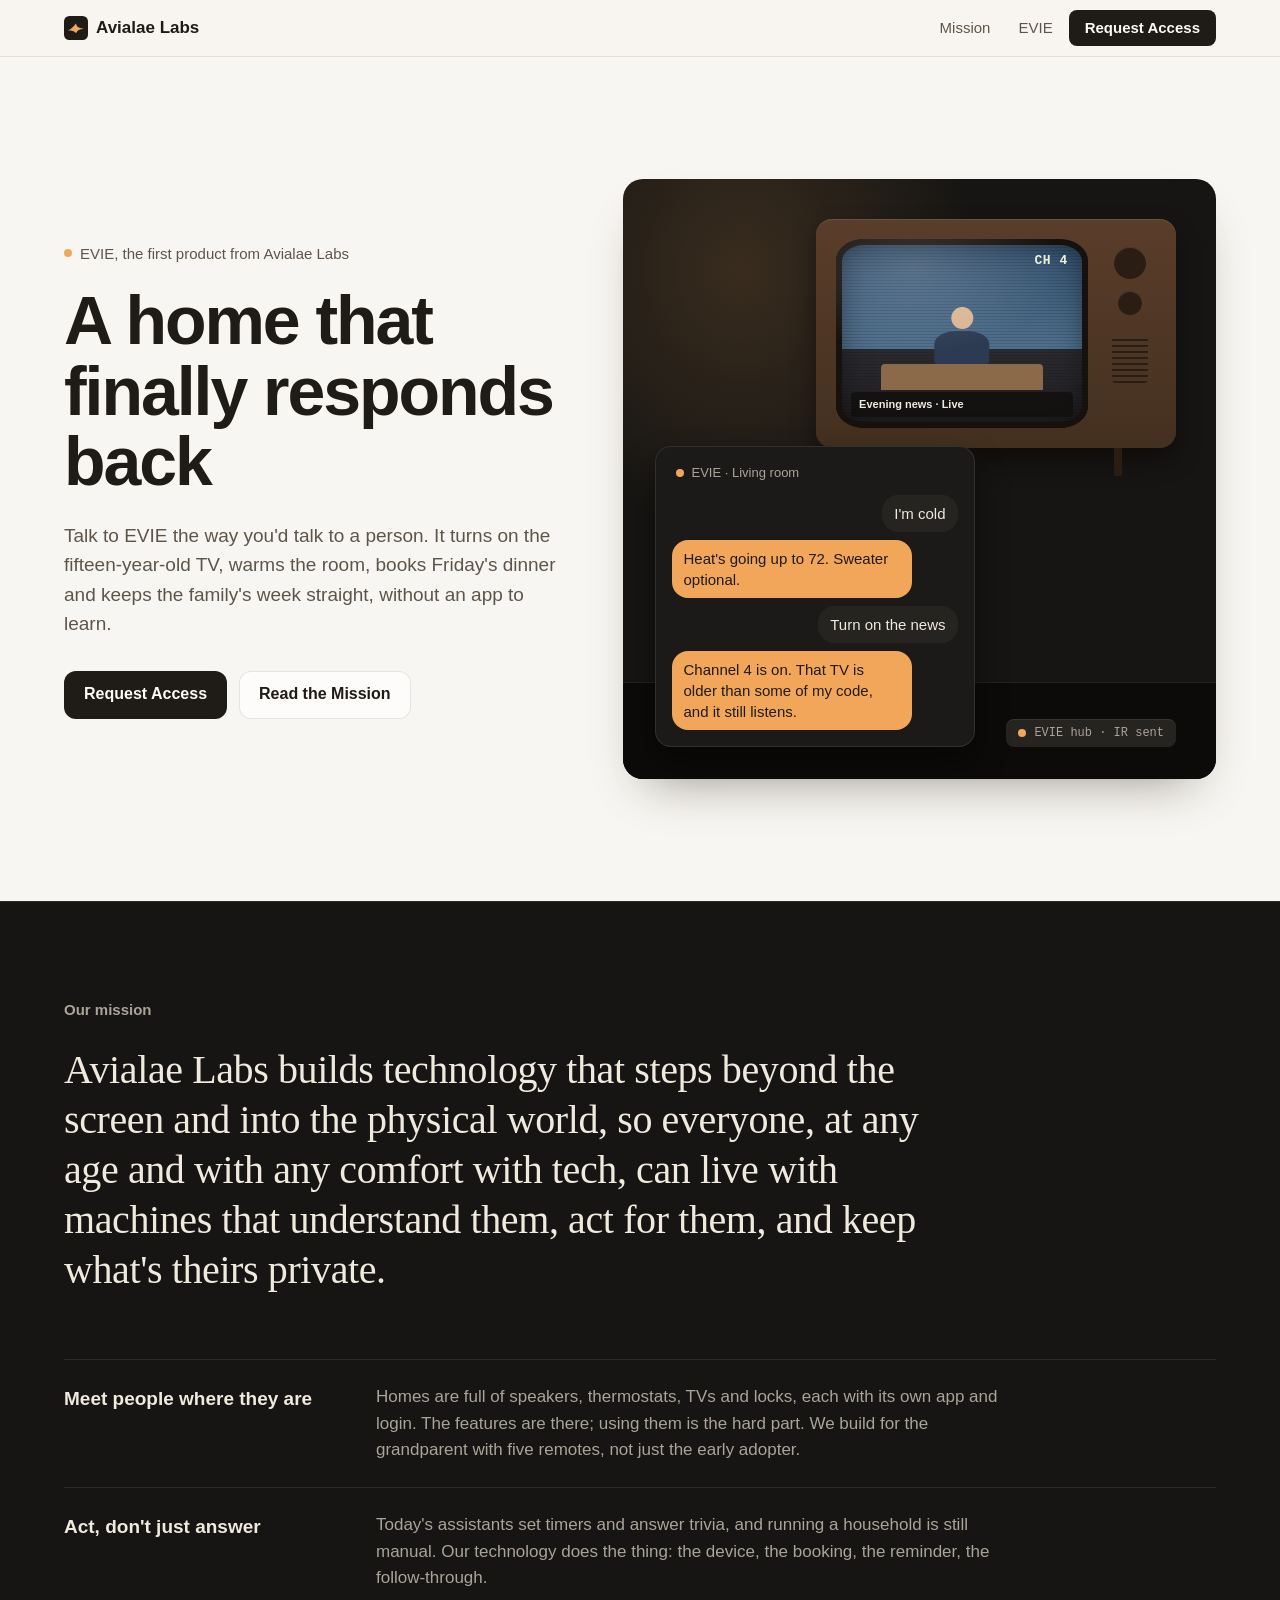
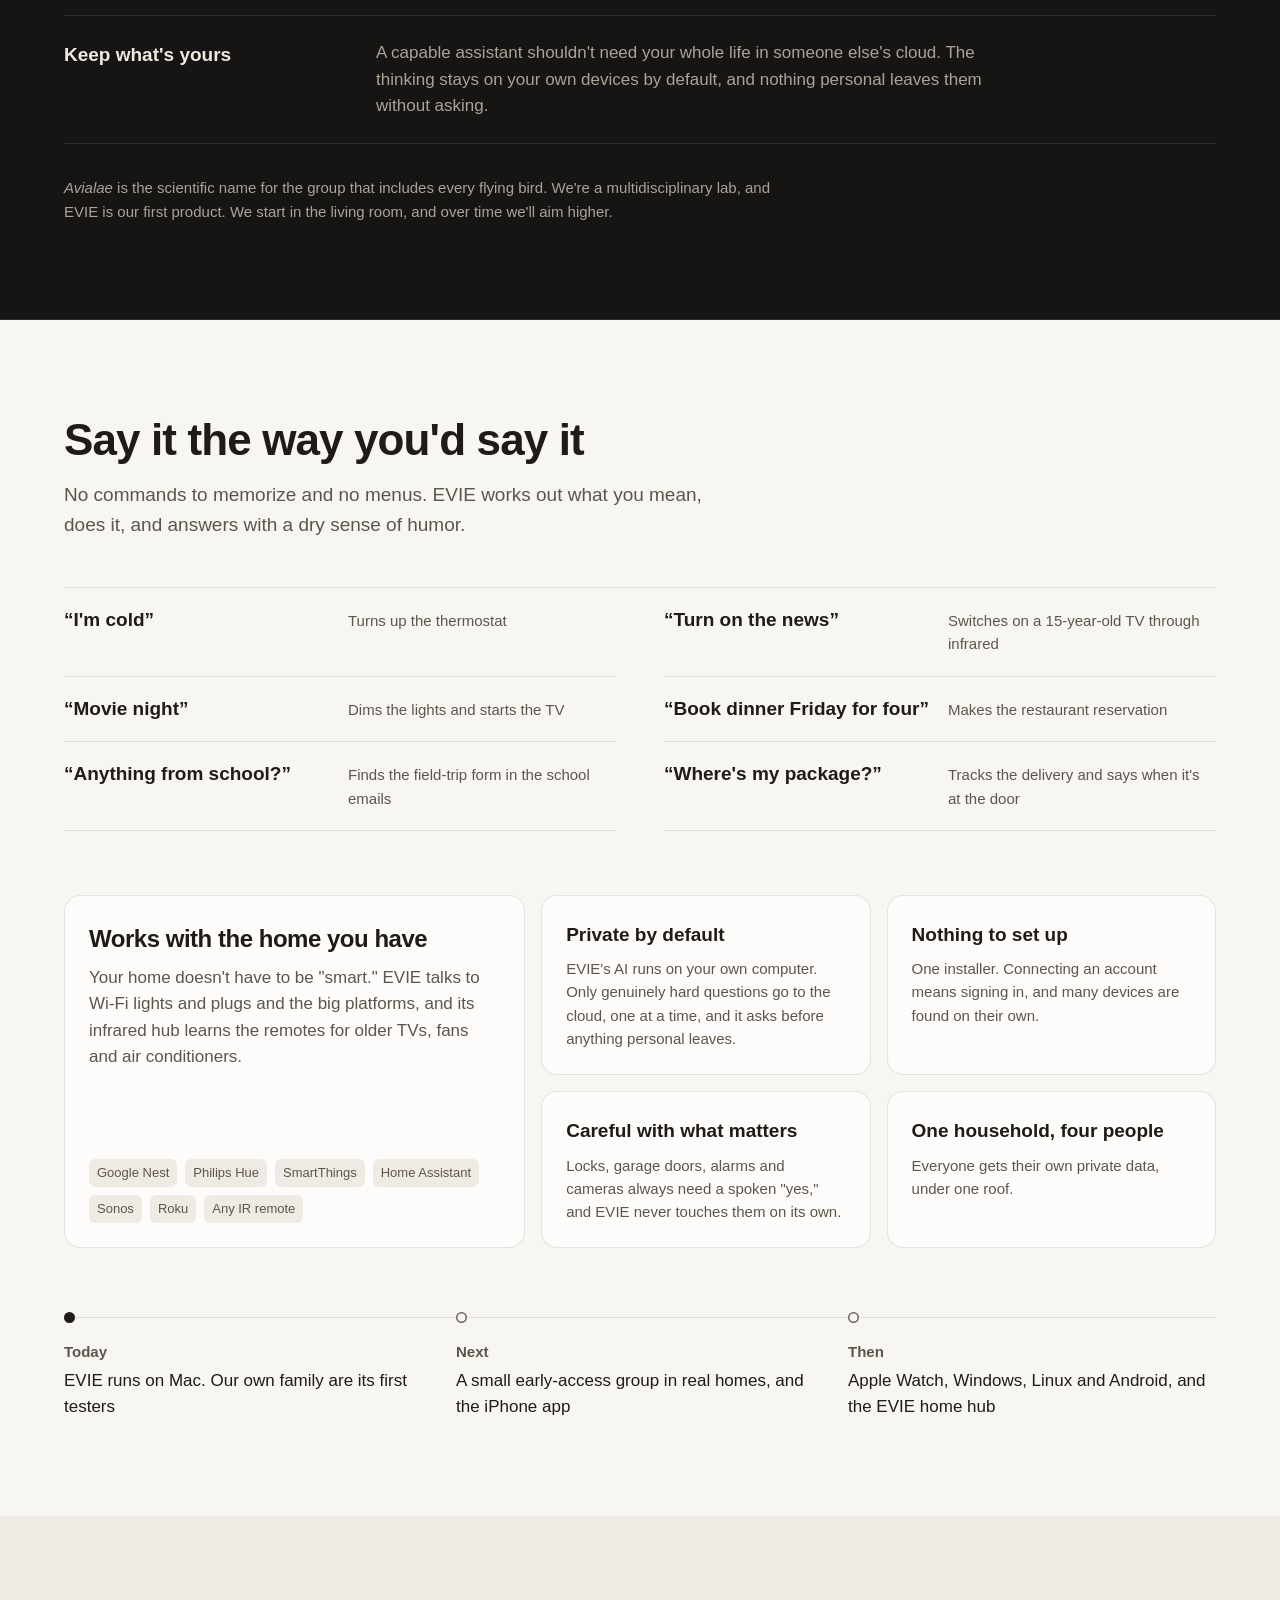
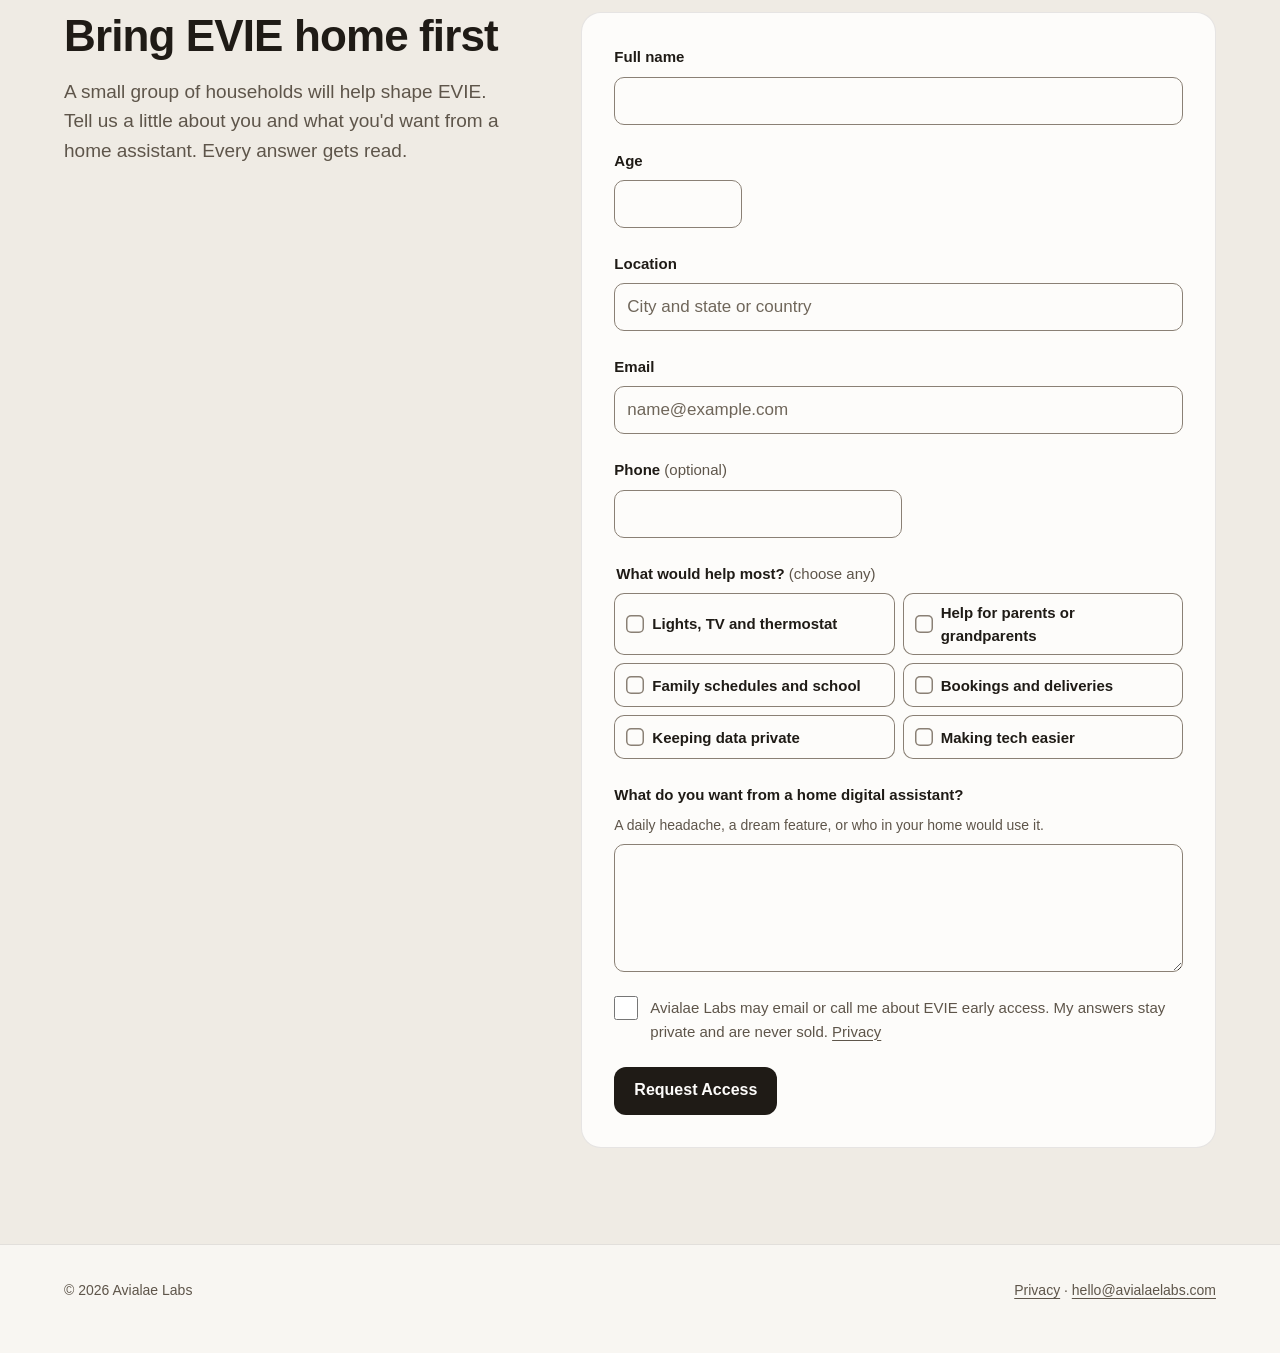
<file: index.html>
<!doctype html>
<html lang="en">
<head>
<meta charset="utf-8">
<meta name="viewport" content="width=device-width, initial-scale=1, viewport-fit=cover">
<meta http-equiv="Content-Security-Policy" content="default-src 'none'; script-src 'self'; style-src 'self'; img-src 'self' data:; connect-src https://api.avialaelabs.com http://127.0.0.1:8092; base-uri 'none'; form-action 'none'; manifest-src 'self'">
<meta name="referrer" content="no-referrer">
<meta name="color-scheme" content="light dark">
<meta name="theme-color" content="#f8f6f2" media="(prefers-color-scheme: light)">
<meta name="theme-color" content="#161513" media="(prefers-color-scheme: dark)">
<title>Avialae Labs · EVIE</title>
<meta name="description" content="Avialae Labs builds technology that steps off the screen and into the physical world. Our first product, EVIE, is a home assistant you just talk to. Request early access.">
<meta property="og:title" content="Avialae Labs · EVIE">
<meta property="og:description" content="A home that finally responds back. Request early access to EVIE.">
<meta property="og:type" content="website">
<meta property="og:url" content="https://avialaelabs.com/">
<link rel="icon" href="favicon.svg" type="image/svg+xml">
<link rel="stylesheet" href="styles.css">
<script src="app.js" defer></script>
</head>
<body>
<a class="skip" href="#main">Skip to content</a>

<header class="top">
  <div class="wrap">
    <a class="brand" href="#top" aria-label="Avialae Labs, top of page">
      <svg viewBox="0 0 64 64" aria-hidden="true"><rect width="64" height="64" rx="14" fill="#1f1b16"/><path d="M10 38c8-2 14-8 22-18 2 8 5 12 22 14-12 1-18 4-22 12-5-6-11-8-22-8z" fill="#f2a65a"/></svg>
      Avialae Labs
    </a>
    <nav class="links" aria-label="Main">
      <a href="#mission">Mission</a>
      <a href="#evie">EVIE</a>
      <a class="btn small" href="#join">Request Access</a>
    </nav>
  </div>
</header>

<main id="main">
  <section class="hero" id="top">
    <div class="wrap">
      <div>
        <p class="kicker"><span class="light" aria-hidden="true"></span>EVIE, the first product from Avialae Labs</p>
        <h1>A home that finally responds back</h1>
        <p class="lede">Talk to EVIE the way you'd talk to a person. It turns on the fifteen-year-old TV, warms the room, books Friday's dinner and keeps the family's week straight, without an app to learn.</p>
        <div class="cta">
          <a class="btn" href="#join">Request Access</a>
          <a class="btn secondary" href="#mission">Read the Mission</a>
        </div>
      </div>

      <div class="room" role="img" aria-label="A living room at night. An old wood-cased TV is showing the Channel 4 evening news, and a small EVIE hub with an amber light sits below it. In the chat, you say you're cold and EVIE turns the heat up to 72, then you ask for the news and EVIE switches the TV to channel 4.">
        <div class="tv" aria-hidden="true">
          <div class="tv-body">
            <div class="screen">
              <span class="channel">CH 4</span>
              <span class="anchor"></span>
              <span class="desk"></span>
              <span class="lower">Evening news · Live</span>
            </div>
            <div class="knobs"><i></i><i></i><b></b></div>
          </div>
          <div class="tv-legs"><i></i><i></i></div>
        </div>
        <div class="hub" aria-hidden="true"><span class="light"></span>EVIE hub · IR sent</div>
        <div class="chat" aria-hidden="true">
          <div class="head"><span class="light"></span>EVIE · Living room</div>
          <p class="msg you">I'm cold</p>
          <p class="msg evie">Heat's going up to 72. Sweater optional.</p>
          <p class="msg you">Turn on the news</p>
          <p class="msg evie">Channel 4 is on. That TV is older than some of my code, and it still listens.</p>
        </div>
      </div>
    </div>
  </section>

  <section class="mission" id="mission">
    <div class="wrap">
      <h2 class="label">Our mission</h2>
      <blockquote>
        Avialae Labs builds technology that steps beyond the screen and into the physical world, so everyone, at any age and with any comfort with tech, can live with machines that understand them, act for them, and keep what's theirs private.
      </blockquote>
      <dl class="beliefs">
        <div>
          <dt>Meet people where they are</dt>
          <dd>Homes are full of speakers, thermostats, TVs and locks, each with its own app and login. The features are there; using them is the hard part. We build for the grandparent with five remotes, not just the early adopter.</dd>
        </div>
        <div>
          <dt>Act, don't just answer</dt>
          <dd>Today's assistants set timers and answer trivia, and running a household is still manual. Our technology does the thing: the device, the booking, the reminder, the follow-through.</dd>
        </div>
        <div>
          <dt>Keep what's yours</dt>
          <dd>A capable assistant shouldn't need your whole life in someone else's cloud. The thinking stays on your own devices by default, and nothing personal leaves them without asking.</dd>
        </div>
      </dl>
      <p class="name-note"><i>Avialae</i> is the scientific name for the group that includes every flying bird. We're a multidisciplinary lab, and EVIE is our first product. We start in the living room, and over time we'll aim higher.</p>
    </div>
  </section>

  <section id="evie">
    <div class="wrap">
      <div class="intro">
        <h2>Say it the way you'd say it</h2>
        <p>No commands to memorize and no menus. EVIE works out what you mean, does it, and answers with a dry sense of humor.</p>
      </div>
      <div class="says">
        <div class="say"><q>I'm cold</q><p>Turns up the thermostat</p></div>
        <div class="say"><q>Turn on the news</q><p>Switches on a 15-year-old TV through infrared</p></div>
        <div class="say"><q>Movie night</q><p>Dims the lights and starts the TV</p></div>
        <div class="say"><q>Book dinner Friday for four</q><p>Makes the restaurant reservation</p></div>
        <div class="say"><q>Anything from school?</q><p>Finds the field-trip form in the school emails</p></div>
        <div class="say"><q>Where's my package?</q><p>Tracks the delivery and says when it's at the door</p></div>
      </div>

      <div class="promises">
        <div class="promise lead">
          <div>
            <h3>Works with the home you have</h3>
            <p>Your home doesn't have to be "smart." EVIE talks to Wi-Fi lights and plugs and the big platforms, and its infrared hub learns the remotes for older TVs, fans and air conditioners.</p>
          </div>
          <div class="devices" aria-label="Some of what EVIE works with">
            <span>Google Nest</span><span>Philips Hue</span><span>SmartThings</span><span>Home Assistant</span>
            <span>Sonos</span><span>Roku</span><span>Any IR remote</span>
          </div>
        </div>
        <div class="promise">
          <h3>Private by default</h3>
          <p>EVIE's AI runs on your own computer. Only genuinely hard questions go to the cloud, one at a time, and it asks before anything personal leaves.</p>
        </div>
        <div class="promise">
          <h3>Nothing to set up</h3>
          <p>One installer. Connecting an account means signing in, and many devices are found on their own.</p>
        </div>
        <div class="promise">
          <h3>Careful with what matters</h3>
          <p>Locks, garage doors, alarms and cameras always need a spoken "yes," and EVIE never touches them on its own.</p>
        </div>
        <div class="promise">
          <h3>One household, four people</h3>
          <p>Everyone gets their own private data, under one roof.</p>
        </div>
      </div>

      <div class="road">
        <div class="stop now"><h3>Today</h3><p>EVIE runs on Mac. Our own family are its first testers</p></div>
        <div class="stop"><h3>Next</h3><p>A small early-access group in real homes, and the iPhone app</p></div>
        <div class="stop"><h3>Then</h3><p>Apple Watch, Windows, Linux and Android, and the EVIE home hub</p></div>
      </div>
    </div>
  </section>

  <section class="join" id="join">
    <div class="wrap">
      <div class="intro">
        <h2>Bring EVIE home first</h2>
        <p>A small group of households will help shape EVIE. Tell us a little about you and what you'd want from a home assistant. Every answer gets read.</p>
      </div>

      <div id="form-area">
        <form id="signup" novalidate>
          <div class="field">
            <label for="name">Full name</label>
            <input id="name" name="name" type="text" autocomplete="name" maxlength="100" required aria-describedby="name-err">
            <span class="err" id="name-err" aria-live="polite"></span>
          </div>
          <div class="field">
            <label for="age">Age</label>
            <input class="short" id="age" name="age" type="number" inputmode="numeric" min="13" max="120" required aria-describedby="age-err">
            <span class="err" id="age-err" aria-live="polite"></span>
          </div>
          <div class="field">
            <label for="location">Location</label>
            <input id="location" name="location" type="text" autocomplete="address-level2" maxlength="120" placeholder="City and state or country" required aria-describedby="location-err">
            <span class="err" id="location-err" aria-live="polite"></span>
          </div>
          <div class="field">
            <label for="email">Email</label>
            <input id="email" name="email" type="email" autocomplete="email" autocapitalize="off" spellcheck="false" maxlength="254" placeholder="name@example.com" required aria-describedby="email-err">
            <span class="err" id="email-err" aria-live="polite"></span>
          </div>
          <div class="field">
            <label for="phone">Phone <span class="opt">(optional)</span></label>
            <input class="medium" id="phone" name="phone" type="tel" autocomplete="tel" maxlength="32" aria-describedby="phone-err">
            <span class="err" id="phone-err" aria-live="polite"></span>
          </div>
          <fieldset class="field">
            <legend>What would help most? <span class="opt">(choose any)</span></legend>
            <div class="choices">
              <label class="choice"><input type="checkbox" name="interests" value="home"><span>Lights, TV and thermostat</span></label>
              <label class="choice"><input type="checkbox" name="interests" value="older"><span>Help for parents or grandparents</span></label>
              <label class="choice"><input type="checkbox" name="interests" value="family"><span>Family schedules and school</span></label>
              <label class="choice"><input type="checkbox" name="interests" value="errands"><span>Bookings and deliveries</span></label>
              <label class="choice"><input type="checkbox" name="interests" value="privacy"><span>Keeping data private</span></label>
              <label class="choice"><input type="checkbox" name="interests" value="tech"><span>Making tech easier</span></label>
            </div>
          </fieldset>
          <div class="field">
            <label for="wants">What do you want from a home digital assistant?</label>
            <span class="hint" id="wants-hint">A daily headache, a dream feature, or who in your home would use it.</span>
            <textarea id="wants" name="wants" maxlength="2000" required aria-describedby="wants-hint wants-err"></textarea>
            <span class="err" id="wants-err" aria-live="polite"></span>
          </div>
          <div class="hp" aria-hidden="true">
            <label for="company">Company</label>
            <input id="company" name="company" type="text" tabindex="-1" autocomplete="off">
          </div>
          <div class="field">
            <label class="consent">
              <span class="consent-row"><input id="consent" name="consent" type="checkbox" required aria-describedby="consent-err"></span>
              <span>Avialae Labs may email or call me about EVIE early access. My answers stay private and are never sold. <a href="privacy.html">Privacy</a></span>
            </label>
            <span class="err" id="consent-err" aria-live="polite"></span>
          </div>
          <div class="submit-row">
            <button class="btn" type="submit" id="submit">Request Access</button>
            <span id="form-status" role="status" aria-live="polite"></span>
          </div>
        </form>
      </div>
    </div>
  </section>
</main>

<footer>
  <div class="wrap">
    <span>© <span id="year">2026</span> Avialae Labs</span>
    <span><a href="privacy.html">Privacy</a> · <a href="mailto:hello@avialaelabs.com">hello@avialaelabs.com</a></span>
  </div>
</footer>
</body>
</html>
</file>
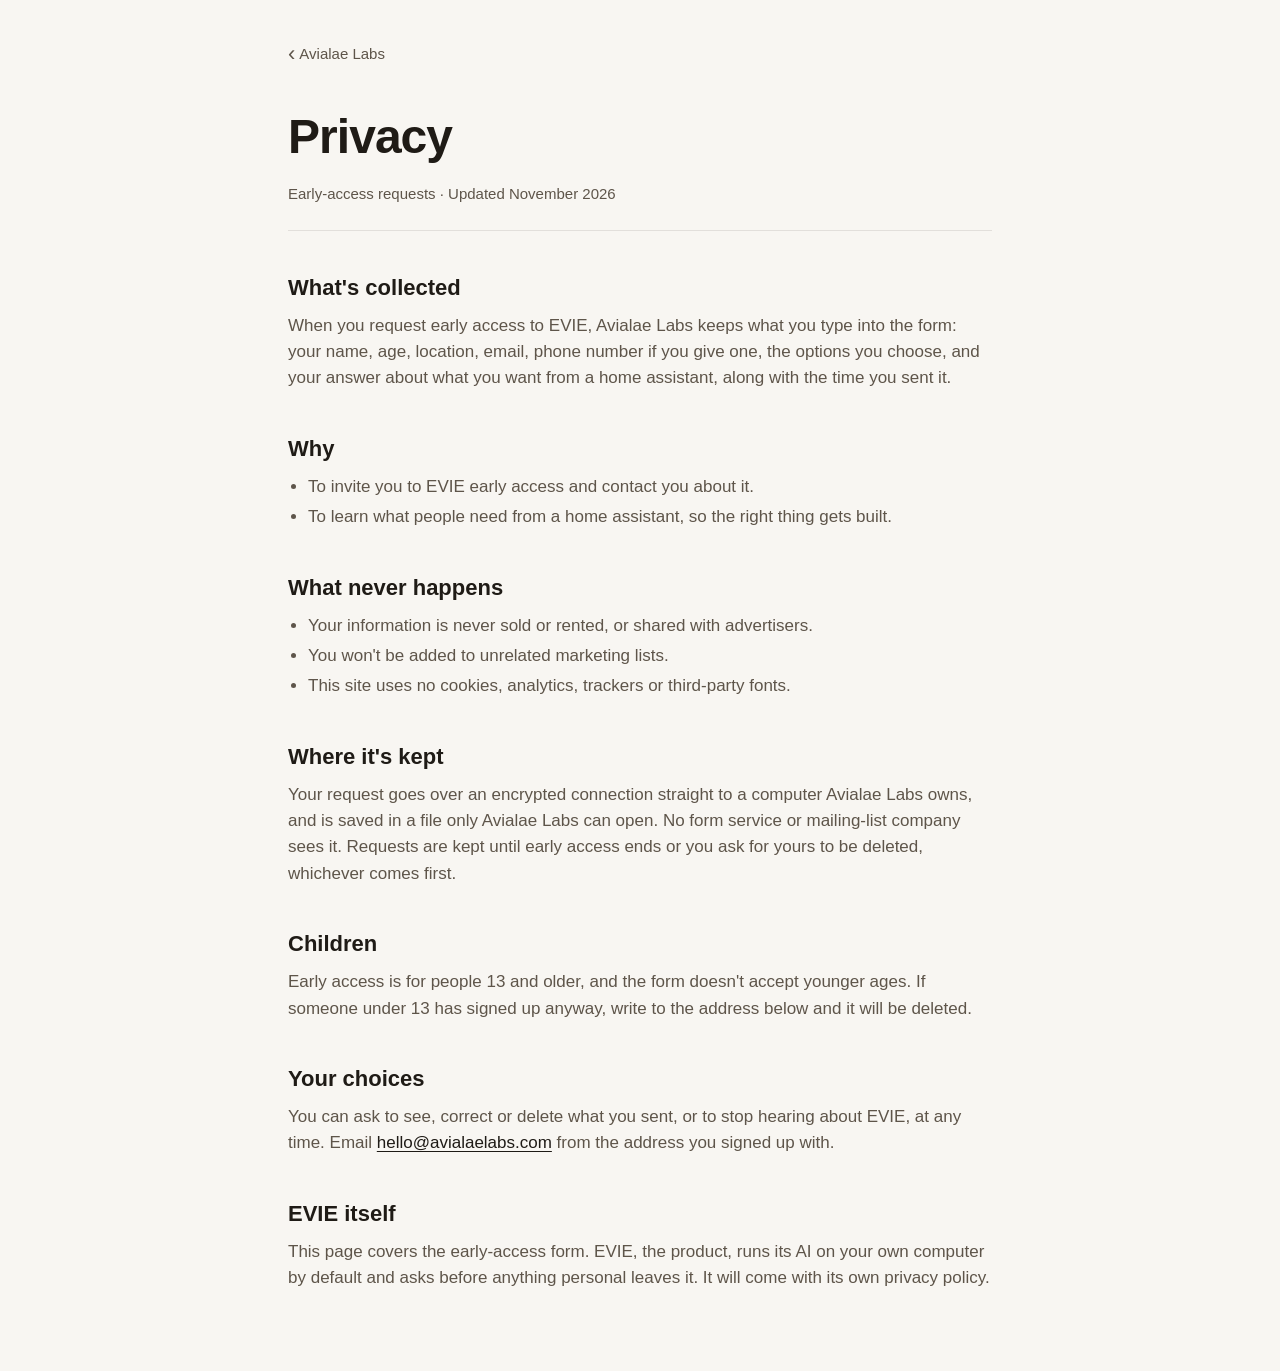
<file: privacy.html>
<!doctype html>
<html lang="en">
<head>
<meta charset="utf-8">
<meta name="viewport" content="width=device-width, initial-scale=1, viewport-fit=cover">
<meta http-equiv="Content-Security-Policy" content="default-src 'none'; style-src 'self'; img-src 'self' data:; base-uri 'none'; form-action 'none'">
<meta name="referrer" content="no-referrer">
<meta name="color-scheme" content="light dark">
<title>Privacy · Avialae Labs</title>
<meta name="description" content="How Avialae Labs handles what you share when you request early access to EVIE.">
<link rel="icon" href="favicon.svg" type="image/svg+xml">
<link rel="stylesheet" href="styles.css">
</head>
<body>
<main class="doc">
  <a class="back" href="index.html">Avialae Labs</a>
  <h1>Privacy</h1>
  <p class="updated">Early-access requests · Updated November 2026</p>

  <h2>What's collected</h2>
  <p>When you request early access to EVIE, Avialae Labs keeps what you type into the form: your name, age, location, email, phone number if you give one, the options you choose, and your answer about what you want from a home assistant, along with the time you sent it.</p>

  <h2>Why</h2>
  <ul>
    <li>To invite you to EVIE early access and contact you about it.</li>
    <li>To learn what people need from a home assistant, so the right thing gets built.</li>
  </ul>

  <h2>What never happens</h2>
  <ul>
    <li>Your information is never sold or rented, or shared with advertisers.</li>
    <li>You won't be added to unrelated marketing lists.</li>
    <li>This site uses no cookies, analytics, trackers or third-party fonts.</li>
  </ul>

  <h2>Where it's kept</h2>
  <p>Your request goes over an encrypted connection straight to a computer Avialae Labs owns, and is saved in a file only Avialae Labs can open. No form service or mailing-list company sees it. Requests are kept until early access ends or you ask for yours to be deleted, whichever comes first.</p>

  <h2>Children</h2>
  <p>Early access is for people 13 and older, and the form doesn't accept younger ages. If someone under 13 has signed up anyway, write to the address below and it will be deleted.</p>

  <h2>Your choices</h2>
  <p>You can ask to see, correct or delete what you sent, or to stop hearing about EVIE, at any time. Email <a href="mailto:hello@avialaelabs.com">hello@avialaelabs.com</a> from the address you signed up with.</p>

  <h2>EVIE itself</h2>
  <p>This page covers the early-access form. EVIE, the product, runs its AI on your own computer by default and asks before anything personal leaves it. It will come with its own privacy policy.</p>
</main>
</body>
</html>
</file>
<file: styles.css>
/* Avialae Labs · EVIE
   Direction: patient, dry, warm. A living room after dark: lamp light, wood,
   an old TV. Neutrals are a low-saturation warm ramp; the one accent is EVIE's
   amber, which appears only where EVIE is present (her replies, her status
   light). Apple system fonts; spacing on a 4px grid; one easing curve. */
:root {
  color-scheme: light dark;
  --page: #f8f6f2;
  --card: #fdfcfa;
  --raised: #efebe4;
  --text: #1f1b16;
  --text-2: #5e554a;
  --text-3: #6f665a;
  --hairline: rgba(31, 27, 22, 0.10);
  --field: #8a8075;
  --action: #1f1b16;
  --action-text: #fdfcfa;
  --room: #161513;
  --room-2: #1c1a18;
  --room-3: #262421;
  --room-text: #efe9de;
  --room-text-2: #aaa398;
  --room-line: rgba(239, 233, 222, 0.10);
  --evie: #f2a65a;
  --evie-text: #1f1b16;
  --error: #b42318;
  --focus: #0066cc;
  --ease: cubic-bezier(0.22, 1, 0.36, 1);
  --glass: rgba(248, 246, 242, 0.80);
}
@media (prefers-color-scheme: dark) {
  :root:not([data-theme="light"]) {
    --page: #161513; --card: #1c1a18; --raised: #262421; --text: #efe9de; --text-2: #aaa398; --text-3: #9a9388;
    --hairline: rgba(239, 233, 222, 0.10); --field: #6f685e; --action: #efe9de; --action-text: #161513;
    --room: #100f0d; --room-2: #1c1a18; --error: #ff7b6e; --focus: #5aa2ff; --glass: rgba(22, 21, 19, 0.78);
  }
}
:root[data-theme="dark"] {
  --page: #161513; --card: #1c1a18; --raised: #262421; --text: #efe9de; --text-2: #aaa398; --text-3: #9a9388;
  --hairline: rgba(239, 233, 222, 0.10); --field: #6f685e; --action: #efe9de; --action-text: #161513;
  --room: #100f0d; --room-2: #1c1a18; --error: #ff7b6e; --focus: #5aa2ff; --glass: rgba(22, 21, 19, 0.78);
}
@media (prefers-contrast: more) {
  :root { --text-2: #3d362e; --text-3: #3d362e; --hairline: rgba(31, 27, 22, 0.35); --field: #3d362e; --room-text-2: #d6cfc3; }
}
@media (prefers-contrast: more) and (prefers-color-scheme: dark) {
  :root:not([data-theme="light"]) { --text-2: #d6cfc3; --text-3: #d6cfc3; --hairline: rgba(239, 233, 222, 0.35); --field: #c9c1b4; }
}

/* Type: Apple's system fonts. On iPhone and iPad -apple-system-body follows
   the person's text size; type is in rem so it scales with it. Spacing is px. */
html { font-size: 100%; -webkit-text-size-adjust: 100%; scroll-behavior: smooth; }
@supports (font: -apple-system-body) { html { font: -apple-system-body; } }
* { box-sizing: border-box; }
body {
  margin: 0; background: var(--page); color: var(--text);
  font-family: -apple-system, BlinkMacSystemFont, "SF Pro Text", "Segoe UI", Roboto, "Helvetica Neue", Arial, sans-serif;
  font-size: 1.0625rem; line-height: 1.55; -webkit-font-smoothing: antialiased; text-rendering: optimizeLegibility;
}
h1, h2, h3 { font-family: -apple-system, BlinkMacSystemFont, "SF Pro Display", "Segoe UI", Roboto, sans-serif; font-weight: 600; margin: 0; }
p { margin: 0; }
a { color: inherit; text-underline-offset: 3px; }
:focus-visible { outline: 3px solid var(--focus); outline-offset: 3px; border-radius: 8px; }
@media (prefers-reduced-motion: reduce) { html { scroll-behavior: auto; } *, *::before, *::after { transition: none !important; animation: none !important; } }

.wrap { width: min(1152px, 100% - 48px); margin-inline: auto; }
@media (max-width: 640px) { .wrap { width: calc(100% - 32px); } }
.skip { position: absolute; left: -999px; top: 8px; z-index: 10; background: var(--card); padding: 8px 16px; border-radius: 8px; }
.skip:focus { left: 16px; }

/* Header: the floating, functional layer, and the only material on the page. */
.top {
  position: sticky; top: 0; z-index: 5; background: var(--glass); border-bottom: 1px solid var(--hairline);
  -webkit-backdrop-filter: saturate(160%) blur(20px); backdrop-filter: saturate(160%) blur(20px);
}
@media (prefers-reduced-transparency: reduce) { .top { background: var(--page); -webkit-backdrop-filter: none; backdrop-filter: none; } }
.top .wrap { display: flex; align-items: center; justify-content: space-between; gap: 16px; height: 56px; }
.brand { display: inline-flex; align-items: center; gap: 8px; min-height: 44px; text-decoration: none; font-weight: 600; font-size: 1.0625rem; }
.brand svg { width: 24px; height: 24px; flex: none; }
.links { display: flex; align-items: center; gap: 4px; }
.links a:not(.btn) {
  display: inline-flex; align-items: center; min-height: 44px; padding: 0 12px; text-decoration: none;
  color: var(--text-2); font-size: 0.9375rem; transition: color 160ms var(--ease);
}
.links a:not(.btn):hover { color: var(--text); }
@media (max-width: 640px) { .links a:not(.btn) { display: none; } }

/* Buttons. Title case, per Apple. Radius by size, not capsules. */
.btn {
  display: inline-flex; align-items: center; justify-content: center; height: 48px; padding: 0 20px;
  border: 0; border-radius: 12px; background: var(--action); color: var(--action-text);
  font: inherit; font-size: 1rem; font-weight: 600; text-decoration: none; cursor: pointer;
  transition: opacity 160ms var(--ease), transform 160ms var(--ease);
}
.btn:hover { opacity: .88; }
.btn:active { transform: scale(.98); }
.btn.secondary { background: var(--card); color: var(--text); box-shadow: inset 0 0 0 1px var(--hairline); }
.btn.small { height: 36px; padding: 0 16px; border-radius: 8px; font-size: 0.9375rem; }
.links .btn.small { min-height: 44px; height: 44px; }
@media (min-width: 641px) { .links .btn.small { height: 36px; min-height: 36px; } }
.btn[disabled] { opacity: .5; cursor: progress; transform: none; }

/* Hero: text on the left, the living room on the right, filling the first screen. */
.hero { min-height: calc(100svh - 56px); display: flex; align-items: center; padding: 64px 0; }
.hero .wrap { display: grid; grid-template-columns: 5fr 6fr; gap: 64px; align-items: center; }
@media (max-width: 900px) { .hero { min-height: 0; padding: 48px 0 64px; } .hero .wrap { grid-template-columns: 1fr; gap: 48px; } }
.kicker { display: inline-flex; align-items: center; gap: 8px; font-size: 0.9375rem; color: var(--text-2); margin-bottom: 20px; }
.hero h1 { font-size: clamp(2.5rem, 5.6vw, 4.25rem); line-height: 1.04; letter-spacing: -0.03em; font-weight: 600; }
.lede { font-size: 1.1875rem; line-height: 1.55; color: var(--text-2); margin-top: 24px; max-width: 36rem; }
.cta { display: flex; flex-wrap: wrap; gap: 12px; margin-top: 32px; }

/* Signature: EVIE's amber status light, only where EVIE is present. */
.light { width: 8px; height: 8px; border-radius: 50%; background: var(--evie); flex: none; }

/* The moment: a lamp-lit living room with the TV EVIE just switched on. */
.room {
  position: relative; border-radius: 20px; background: var(--room); color: var(--room-text); overflow: hidden;
  padding: 40px 40px 0; min-height: 520px; display: flex; flex-direction: column; align-items: center;
  box-shadow: 0 24px 48px -24px rgba(31, 27, 22, 0.45);
}
.room::before {     /* the lamp, off to the left */
  content: ""; position: absolute; left: -20%; top: -30%; width: 80%; height: 90%; pointer-events: none;
  background: radial-gradient(closest-side, rgba(242, 166, 90, 0.16), rgba(242, 166, 90, 0));
}
.room::after {      /* the floor */
  content: ""; position: absolute; left: 0; right: 0; bottom: 0; height: 96px; background: #0c0b0a;
  border-top: 1px solid var(--room-line);
}
.tv { position: relative; z-index: 1; width: min(400px, 100%); }
.tv-body {
  display: grid; grid-template-columns: 1fr 52px; gap: 16px; padding: 20px; border-radius: 16px;
  background: linear-gradient(180deg, #5a3d2a, #44301f); box-shadow: inset 0 1px 0 rgba(255, 255, 255, 0.10), 0 12px 24px rgba(0, 0, 0, 0.40);
}
.screen {
  position: relative; aspect-ratio: 4 / 3; border-radius: 28px / 22px; overflow: hidden;
  background: linear-gradient(180deg, #33506e 0%, #4f6f8c 58%, #2b2a2f 58%, #1f1e22 100%);
  box-shadow: inset 0 0 0 6px #17120d, inset 0 0 32px rgba(0, 0, 0, 0.55);
}
.screen::before {   /* scan lines */
  content: ""; position: absolute; inset: 0;
  background: repeating-linear-gradient(0deg, rgba(0, 0, 0, 0.12) 0 1px, transparent 1px 3px);
}
.screen::after {    /* curved-glass sheen */
  content: ""; position: absolute; inset: 0; border-radius: inherit;
  background: radial-gradient(120% 90% at 30% 15%, rgba(255, 255, 255, 0.16), transparent 50%);
}
.desk { position: absolute; left: 18%; right: 18%; bottom: 20%; height: 14%; border-radius: 4px 4px 0 0; background: #8b6a4a; }
.anchor { position: absolute; left: 50%; bottom: 34%; width: 22%; height: 30%; transform: translateX(-50%); }
.anchor::before { content: ""; position: absolute; left: 30%; top: 0; width: 40%; aspect-ratio: 1; border-radius: 50%; background: #d9b593; }
.anchor::after { content: ""; position: absolute; left: 0; right: 0; bottom: 0; height: 58%; border-radius: 40% 40% 4px 4px; background: #2d3b52; }
.channel { position: absolute; right: 8%; top: 8%; font: 600 0.8125rem/1 ui-monospace, "SF Mono", Menlo, monospace; color: #e8f0d8; letter-spacing: 0.04em; }
.lower {
  position: absolute; left: 6%; right: 6%; bottom: 6%; padding: 4px 8px; border-radius: 4px;
  background: rgba(16, 15, 13, 0.82); color: #efe9de; font-size: 0.6875rem; font-weight: 600; white-space: nowrap; overflow: hidden;
}
.knobs { display: grid; align-content: start; gap: 12px; justify-items: center; padding-top: 8px; }
.knobs i { display: block; width: 32px; height: 32px; border-radius: 50%; background: #2a1d13; box-shadow: inset 0 1px 0 rgba(255, 255, 255, 0.12); }
.knobs i + i { width: 24px; height: 24px; }
.knobs b { display: block; width: 36px; height: 48px; margin-top: 8px; border-radius: 4px; background: repeating-linear-gradient(0deg, #2a1d13 0 2px, transparent 2px 6px); }
.tv-legs { display: flex; justify-content: space-between; width: 70%; margin: 0 auto; }
.tv-legs i { display: block; width: 8px; height: 28px; background: #2a1d13; border-radius: 0 0 2px 2px; }
.hub {
  position: relative; z-index: 1; display: inline-flex; align-items: center; gap: 8px; margin-top: 16px;
  padding: 8px 12px; border-radius: 8px; background: var(--room-3); box-shadow: inset 0 1px 0 rgba(255, 255, 255, 0.08);
  font: 500 0.75rem/1 ui-monospace, "SF Mono", Menlo, monospace; color: var(--room-text-2);
}
.chat {
  position: relative; z-index: 2; align-self: stretch; margin: 32px -16px 0; padding: 16px; border-radius: 16px 16px 0 0;
  background: var(--room-2); border: 1px solid var(--room-line); border-bottom: 0;
}
.chat .head { display: flex; align-items: center; gap: 8px; font-size: 0.8125rem; color: var(--room-text-2); margin: 0 4px 12px; }
.msg { width: fit-content; max-width: 84%; padding: 8px 12px; border-radius: 16px; font-size: 0.9375rem; line-height: 1.4; margin-top: 8px; }
.msg.you { margin-left: auto; background: var(--room-3); color: var(--room-text); }
.msg.evie { background: var(--evie); color: var(--evie-text); }
@media (prefers-reduced-motion: no-preference) {
  .msg { animation: arrive 400ms var(--ease) both; }
  .msg:nth-of-type(2) { animation-delay: 300ms; } .msg:nth-of-type(3) { animation-delay: 600ms; }
  .msg:nth-of-type(4) { animation-delay: 900ms; }
}
@keyframes arrive { from { opacity: 0; transform: translateY(8px); } }
@media (max-width: 640px) {
  .room { padding: 24px 20px 0; min-height: 0; }
  .room::after { height: 72px; }
  .tv-body { grid-template-columns: 1fr 40px; gap: 12px; padding: 16px; }
  .knobs i { width: 24px; height: 24px; } .knobs i + i { width: 20px; height: 20px; } .knobs b { width: 28px; }
  .chat { margin: 24px -8px 0; }
}

/* Sections */
section { padding: 96px 0; scroll-margin-top: 56px; }
@media (max-width: 640px) { section { padding: 64px 0; } }
.intro { max-width: 640px; margin-bottom: 48px; }
.intro h2 { font-size: clamp(2rem, 4vw, 2.75rem); line-height: 1.1; letter-spacing: -0.02em; }
.intro p { color: var(--text-2); margin-top: 16px; font-size: 1.1875rem; }

/* Mission: the one dark band, edged so it holds in dark mode too. */
.mission { background: var(--room); color: var(--room-text); border-block: 1px solid var(--room-line); }
.mission .label { font-size: 0.9375rem; color: var(--room-text-2); margin-bottom: 24px; }
.mission blockquote {
  margin: 0; max-width: 880px; font-family: ui-serif, "New York", Georgia, serif; font-weight: 500;
  font-size: clamp(1.75rem, 3.4vw, 2.5rem); line-height: 1.25; letter-spacing: -0.01em;
}
.beliefs { margin: 64px 0 0; display: grid; gap: 0; border-top: 1px solid var(--room-line); }
.beliefs div { display: grid; grid-template-columns: 280px 1fr; gap: 32px; padding: 24px 0; border-bottom: 1px solid var(--room-line); }
@media (max-width: 760px) { .beliefs div { grid-template-columns: 1fr; gap: 8px; } }
.beliefs dt { font-weight: 600; font-size: 1.1875rem; }
.beliefs dd { margin: 0; color: var(--room-text-2); max-width: 640px; }
.name-note { margin-top: 32px; color: var(--room-text-2); font-size: 0.9375rem; max-width: 720px; }
.name-note i { font-style: italic; }   /* a scientific name, set as such */

/* What you say, what EVIE does: a transcript, not a card grid. */
.says { display: grid; grid-template-columns: 1fr 1fr; column-gap: 48px; border-top: 1px solid var(--hairline); }
@media (max-width: 760px) { .says { grid-template-columns: 1fr; } }
.say { display: grid; grid-template-columns: 1fr 1fr; gap: 16px; padding: 20px 0; border-bottom: 1px solid var(--hairline); align-items: baseline; }
@media (max-width: 480px) { .say { grid-template-columns: 1fr; gap: 4px; } }
.say q { font-size: 1.1875rem; font-weight: 600; line-height: 1.3; quotes: "\201C" "\201D"; }
.say p { color: var(--text-2); font-size: 0.9375rem; }

/* Four promises: one wide, three narrow, so the grid has a rhythm. */
.promises { display: grid; grid-template-columns: 1.4fr 1fr 1fr; gap: 16px; margin-top: 64px; }
@media (max-width: 900px) { .promises { grid-template-columns: 1fr 1fr; } }
@media (max-width: 560px) { .promises { grid-template-columns: 1fr; } }
.promise { background: var(--card); border: 1px solid var(--hairline); border-radius: 16px; padding: 24px; }
.promise.lead { grid-row: span 2; display: flex; flex-direction: column; justify-content: space-between; gap: 24px; }
@media (max-width: 900px) { .promise.lead { grid-row: auto; grid-column: 1 / -1; } }
.promise h3 { font-size: 1.1875rem; margin-bottom: 8px; }
.promise.lead h3 { font-size: 1.5rem; letter-spacing: -0.02em; }
.promise p { color: var(--text-2); font-size: 0.9375rem; }
.promise.lead p { font-size: 1.0625rem; }
.devices { display: flex; flex-wrap: wrap; gap: 8px; }
.devices span { padding: 4px 8px; border-radius: 6px; background: var(--raised); font-size: 0.8125rem; color: var(--text-2); }

/* Today, next, then: a real sequence, so a line with three stops. */
.road { display: grid; grid-template-columns: repeat(3, 1fr); gap: 24px; margin-top: 64px; position: relative; }
.road::before { content: ""; position: absolute; left: 0; right: 0; top: 5px; height: 1px; background: var(--hairline); }
@media (max-width: 760px) { .road { grid-template-columns: 1fr; } .road::before { display: none; } }
.stop { position: relative; padding-top: 28px; }
.stop::before { content: ""; position: absolute; left: 0; top: 0; width: 11px; height: 11px; border-radius: 50%; background: var(--page); box-shadow: inset 0 0 0 1.5px var(--text-3); }
.stop.now::before { background: var(--text); box-shadow: none; }
.stop h3 { font-size: 0.9375rem; color: var(--text-2); font-weight: 600; margin-bottom: 4px; }

/* Form: one column, labels above fields, widths that hint at the answer. */
.join { background: var(--raised); }
.join .wrap { display: grid; grid-template-columns: 5fr 7fr; gap: 64px; align-items: start; }
@media (max-width: 900px) { .join .wrap { grid-template-columns: 1fr; gap: 32px; } }
.join .intro { position: sticky; top: 88px; margin-bottom: 0; }
@media (max-width: 900px) { .join .intro { position: static; } }
form, .done { background: var(--card); border-radius: 20px; padding: 32px; border: 1px solid var(--hairline); }
@media (max-width: 640px) { form, .done { padding: 20px; } }
form { display: grid; gap: 24px; }
.field { display: grid; gap: 8px; }
label, legend { font-weight: 600; font-size: 0.9375rem; }
.opt { font-weight: 400; color: var(--text-2); }
.hint { font-size: 0.875rem; color: var(--text-2); }
input[type=text], input[type=email], input[type=tel], input[type=number], textarea {
  width: 100%; height: 48px; padding: 0 12px; font: inherit; font-size: 1.0625rem; color: var(--text);
  background: var(--card); border: 1px solid var(--field); border-radius: 10px;
  transition: border-color 160ms var(--ease), box-shadow 160ms var(--ease);
}
input.short { max-width: 128px; }
input.medium { max-width: 288px; }
textarea { height: auto; min-height: 128px; padding: 12px; resize: vertical; line-height: 1.5; }
input::placeholder, textarea::placeholder { color: var(--text-3); opacity: 1; }
input:focus, textarea:focus { outline: none; border-color: var(--focus); box-shadow: 0 0 0 3px color-mix(in srgb, var(--focus) 30%, transparent); }
[aria-invalid="true"] { border-color: var(--error) !important; }
.err { color: var(--error); font-size: 0.875rem; }
.err:empty { display: none; }
fieldset { border: 0; padding: 0; margin: 0; min-width: 0; }
.choices { display: grid; grid-template-columns: 1fr 1fr; gap: 8px; margin-top: 8px; }
@media (max-width: 520px) { .choices { grid-template-columns: 1fr; } }
.choice { position: relative; display: flex; }
.choice input { position: absolute; inset: 0; opacity: 0; margin: 0; cursor: pointer; }
.choice span {
  flex: 1; display: flex; align-items: center; gap: 8px; min-height: 44px; padding: 8px 12px; border-radius: 10px;
  background: var(--card); box-shadow: inset 0 0 0 1px var(--field); font-size: 0.9375rem;
  transition: background-color 160ms var(--ease), color 160ms var(--ease);
}
/* Selected shows a checkmark and fill, not color alone. */
.choice span::before {
  content: ""; flex: none; width: 18px; height: 18px; border-radius: 5px; box-shadow: inset 0 0 0 1.5px var(--field);
  display: grid; place-items: center; font-size: 0.75rem; line-height: 1;
}
.choice input:checked + span { background: var(--action); color: var(--action-text); box-shadow: none; }
.choice input:checked + span::before { content: "\2713"; background: var(--action-text); color: var(--action); box-shadow: none; }
.choice input:focus-visible + span { outline: 3px solid var(--focus); outline-offset: 2px; }
.consent { display: flex; gap: 12px; align-items: flex-start; font-weight: 400; color: var(--text-2); font-size: 0.9375rem; }
.consent-row { min-height: 44px; display: flex; align-items: center; margin-top: -10px; }
.consent input { width: 24px; height: 24px; margin: 0; flex: none; accent-color: var(--action); }
.hp { position: absolute; left: -9999px; width: 1px; height: 1px; overflow: hidden; }
.submit-row { display: flex; flex-wrap: wrap; align-items: center; gap: 16px; }
#form-status { font-size: 0.9375rem; color: var(--error); }
.done h3 { font-size: 1.75rem; letter-spacing: -0.02em; margin-bottom: 8px; }
.done p { color: var(--text-2); }
.done .light { display: inline-block; margin-bottom: 16px; }

footer { border-top: 1px solid var(--hairline); padding: 24px 0 40px; font-size: 0.875rem; color: var(--text-2); }
footer .wrap { display: flex; flex-wrap: wrap; justify-content: space-between; align-items: center; gap: 16px; }
footer a { color: var(--text-2); display: inline-flex; align-items: center; min-height: 44px; }

/* Privacy page */
.doc { width: min(704px, 100% - 32px); margin: 0 auto; padding: 32px 0 80px; }
.doc .back { display: inline-flex; align-items: center; gap: 4px; min-height: 44px; margin-bottom: 24px; color: var(--text-2); text-decoration: none; font-size: 0.9375rem; }
.doc .back::before { content: "\2039"; font-size: 1.375rem; line-height: 1; }
.doc h1 { font-size: clamp(2.25rem, 6vw, 3rem); letter-spacing: -0.02em; margin-bottom: 8px; }
.doc h2 { font-size: 1.375rem; margin: 40px 0 8px; }
.doc p, .doc li { color: var(--text-2); }
.doc ul { padding-left: 20px; margin: 0; }
.doc li + li { margin-top: 4px; }
.doc .updated { font-size: 0.9375rem; border-bottom: 1px solid var(--hairline); padding-bottom: 24px; }
.doc a { color: var(--text); }

/* Wide screens: compose the room as one picture. The TV stands back right,
   the hub on the floor below it, the conversation in front, bottom left. */
@media (min-width: 901px) {
  .room { display: block; height: min(600px, calc(100svh - 56px - 96px)); min-height: 520px; padding: 0; }
  .tv { position: absolute; right: 40px; top: 40px; width: min(360px, 62%); }
  .hub { position: absolute; right: 40px; bottom: 32px; margin: 0; }
  .chat { position: absolute; left: 32px; bottom: 32px; width: min(320px, 58%); margin: 0; border-radius: 16px; border-bottom: 1px solid var(--room-line); box-shadow: 0 16px 32px rgba(0, 0, 0, 0.45); }
}
</file>
